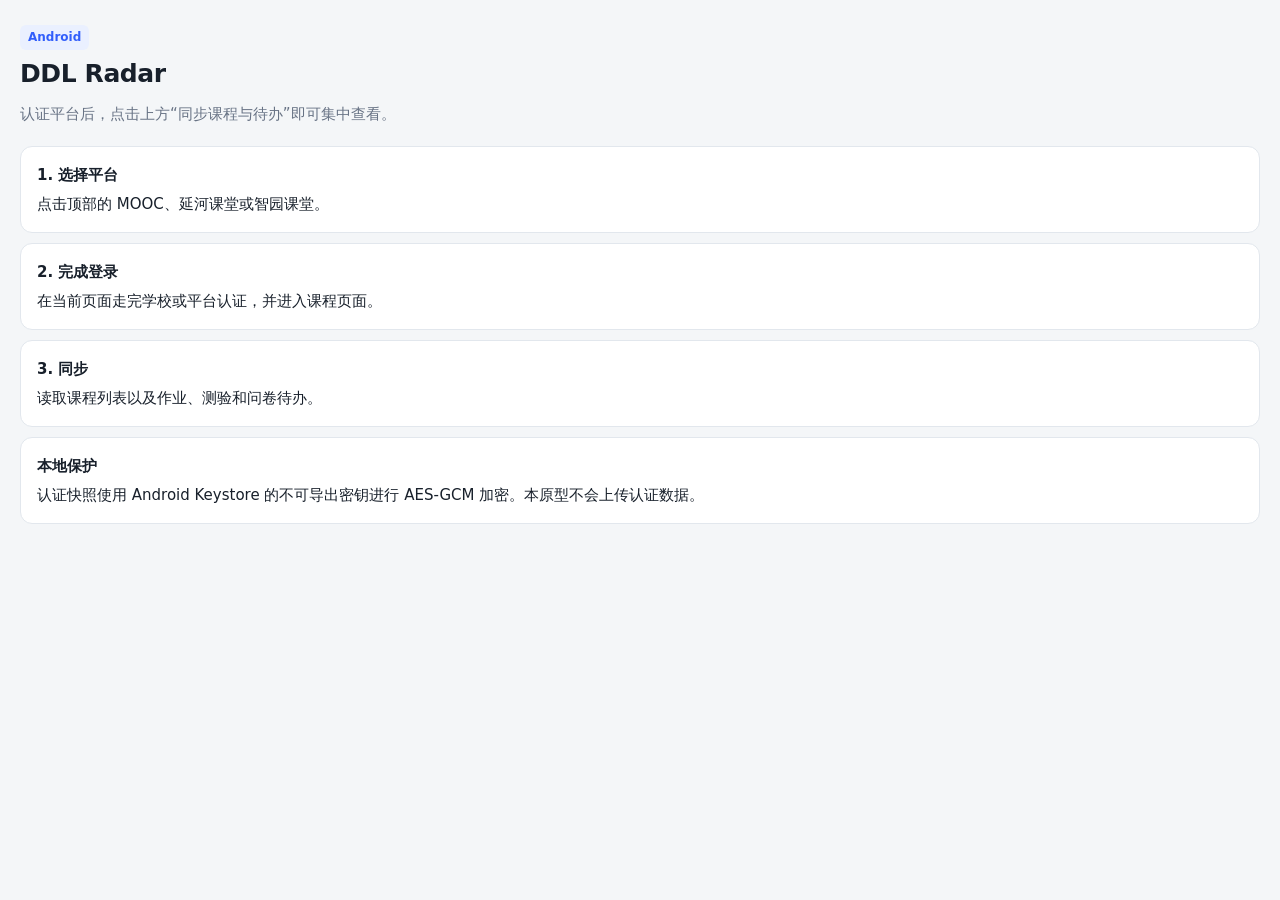
<file: android-app/app/src/main/assets/index.html>
<!doctype html>
<html lang="zh-CN">
<head>
  <meta charset="utf-8">
  <meta name="viewport" content="width=device-width,initial-scale=1">
  <style>
    *{box-sizing:border-box}body{margin:0;padding:24px 20px;font:15px/1.6 system-ui,sans-serif;color:#18202b;background:#f4f6f8}
    h1{font-size:25px;letter-spacing:-.4px;margin:4px 0 8px}p{color:#687385;margin:0 0 20px}.card{padding:16px;margin:10px 0;border:1px solid #e2e7ed;border-radius:12px;background:#fff}.card strong{display:block;margin-bottom:5px}.tag{display:inline-block;padding:3px 8px;border-radius:6px;background:#eaf0ff;color:#315efb;font-weight:700;font-size:12px}
  </style>
</head>
<body>
  <span class="tag">Android</span>
  <h1>DDL Radar</h1>
  <p>认证平台后，点击上方“同步课程与待办”即可集中查看。</p>
  <section class="card"><strong>1. 选择平台</strong>点击顶部的 MOOC、延河课堂或智园课堂。</section>
  <section class="card"><strong>2. 完成登录</strong>在当前页面走完学校或平台认证，并进入课程页面。</section>
  <section class="card"><strong>3. 同步</strong>读取课程列表以及作业、测验和问卷待办。</section>
  <section class="card"><strong>本地保护</strong>认证快照使用 Android Keystore 的不可导出密钥进行 AES-GCM 加密。本原型不会上传认证数据。</section>
</body>
</html>
</file>
